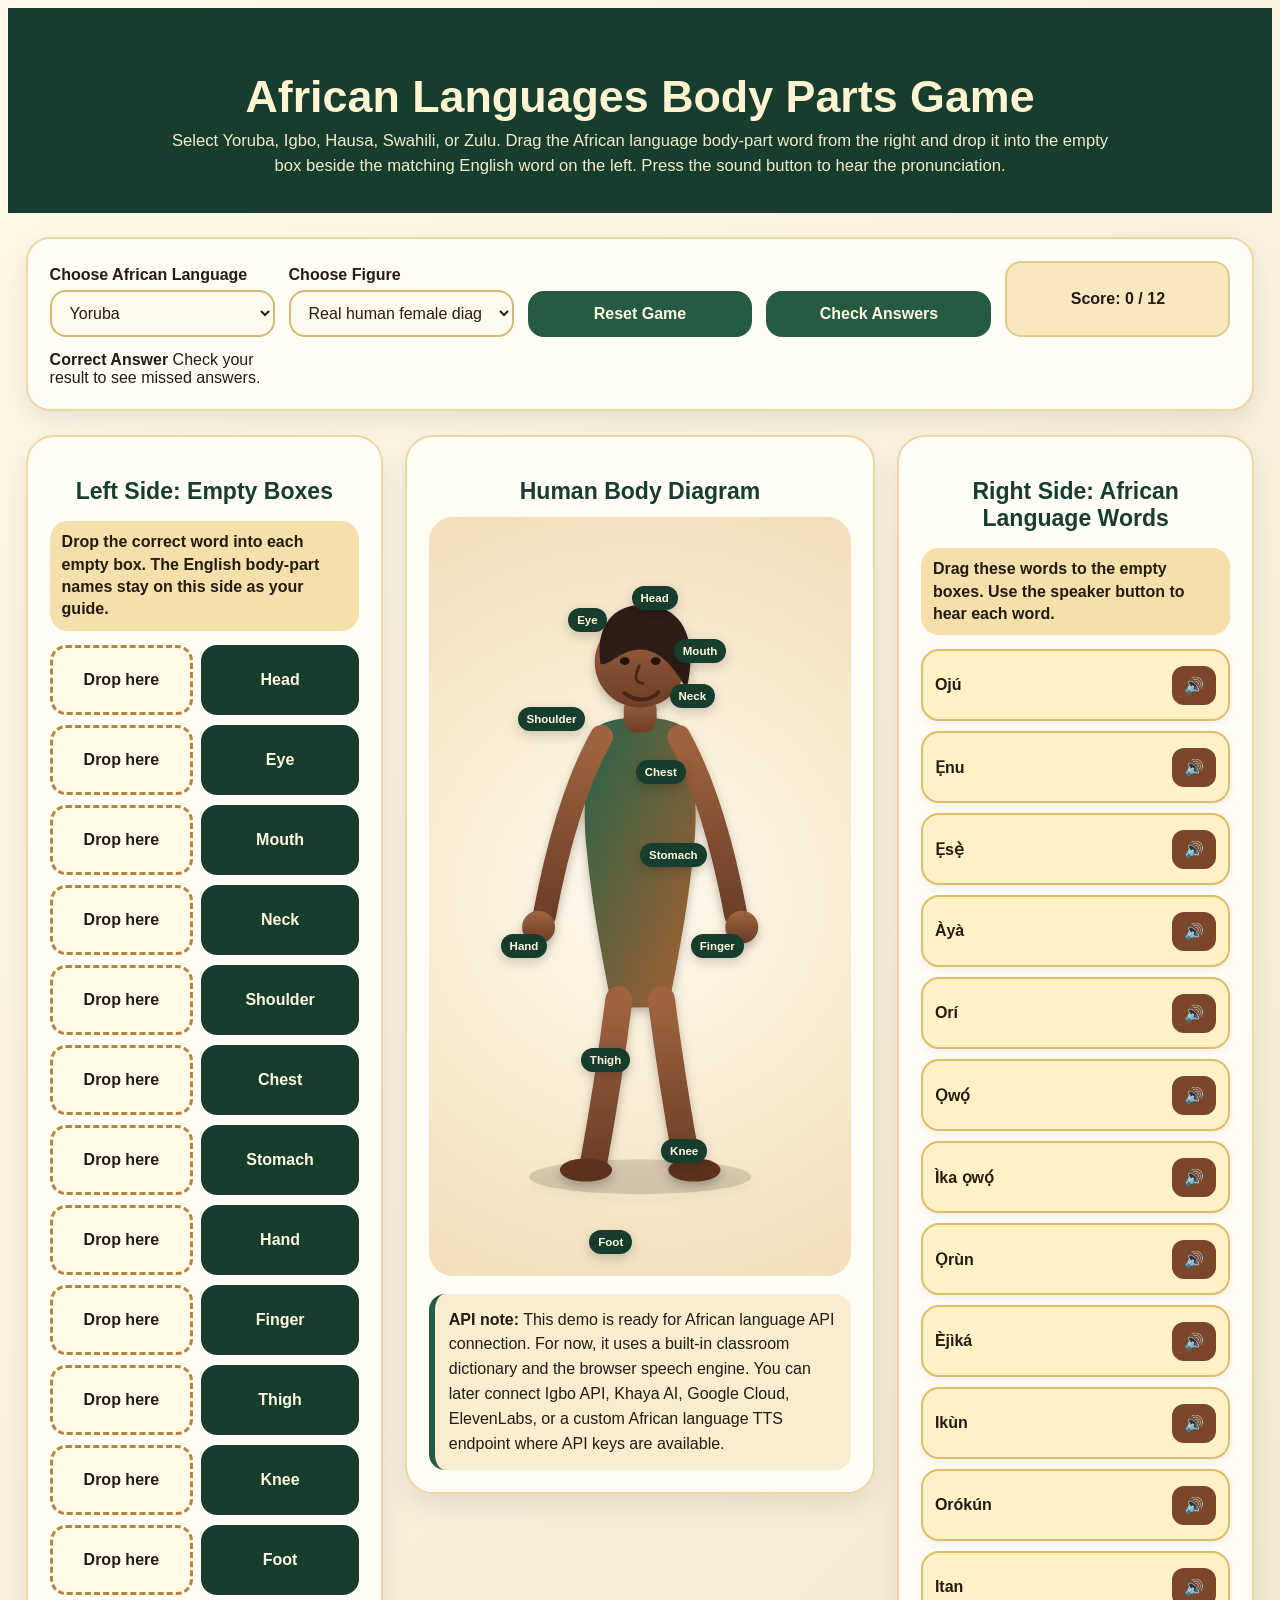
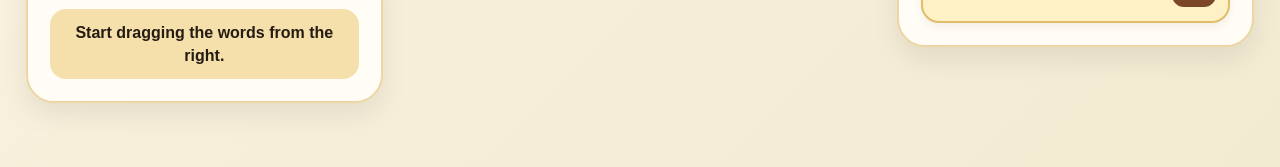
<file: Frontend/index.html>
<!DOCTYPE html>
<html lang="en">
<head>
  <meta charset="UTF-8" />
  <meta name="viewport" content="width=device-width, initial-scale=1.0" />
  <title>African Languages Body Parts Game</title>
<link rel="stylesheet" href="style.css">
  
</head>
<body>
  <header>
    <h1>African Languages Body Parts Game</h1>
    <p>Select Yoruba, Igbo, Hausa, Swahili, or Zulu. Drag the African language body-part word from the right and drop it into the empty box beside the matching English word on the left. Press the sound button to hear the pronunciation.</p>
  </header>

  <main>
    <section class="control-panel">
      <div>
        <label for="languageSelect">Choose African Language</label>
        <select id="languageSelect"></select>
      </div>
      <div>
        <label for="figureSelect">Choose Figure</label>
        <select id="figureSelect">
          <option value="female">Real human female diagram</option>
          <option value="male">Real human male diagram</option>
        </select>
      </div>
      <button id="resetBtn">Reset Game</button>
      <button id="checkBtn">Check Answers</button>
      <div class="score-card" id="scoreCard">Score: 0 / 12</div>
      <div class="correct-answer-card" id="correctAnswerCard">
        <strong>Correct Answer</strong>
        <span>Check your result to see missed answers.</span>
      </div>
    </section>

    <section class="game-layout">
      <aside class="panel">
        <h2>Left Side: Empty Boxes</h2>
        <p class="instruction">Drop the correct word into each empty box. The English body-part names stay on this side as your guide.</p>
        <div class="drop-list" id="dropList"></div>
        <div class="feedback" id="feedback">Start dragging the words from the right.</div>
      </aside>

      <section class="figure-panel">
        <h2>Human Body Diagram</h2>
        <div class="figure-wrap">
          <svg id="humanSvg" viewBox="0 0 420 650" role="img" aria-label="Realistic human body diagram">
            <defs>
              <linearGradient id="skin" x1="0" x2="0" y1="0" y2="1">
                <stop offset="0%" stop-color="#9f643f" />
                <stop offset="100%" stop-color="#6c3e27" />
              </linearGradient>
              <linearGradient id="cloth" x1="0" x2="1" y1="0" y2="1">
                <stop offset="0%" stop-color="#276449" />
                <stop offset="100%" stop-color="#a85f30" />
              </linearGradient>
              <filter id="softShadow" x="-20%" y="-20%" width="140%" height="140%">
                <feDropShadow dx="0" dy="5" stdDeviation="5" flood-color="#000" flood-opacity="0.25" />
              </filter>
            </defs>
            <g id="femaleFigure" filter="url(#softShadow)">
              <ellipse cx="210" cy="615" rx="115" ry="18" fill="#000" opacity="0.13"/>
              <path d="M166 150 C155 185 150 230 154 270 C159 325 169 382 181 440 L239 440 C251 382 261 325 266 270 C270 230 265 185 254 150 C239 137 181 137 166 150 Z" fill="url(#cloth)"/>
              <path d="M170 160 C145 205 125 270 111 345" fill="none" stroke="url(#skin)" stroke-width="24" stroke-linecap="round"/>
              <path d="M250 160 C275 205 295 270 309 345" fill="none" stroke="url(#skin)" stroke-width="24" stroke-linecap="round"/>
              <circle cx="105" cy="357" r="17" fill="url(#skin)"/>
              <circle cx="315" cy="357" r="17" fill="url(#skin)"/>
              <path d="M188 432 C181 487 172 545 162 600" fill="none" stroke="url(#skin)" stroke-width="28" stroke-linecap="round"/>
              <path d="M232 432 C239 487 248 545 258 600" fill="none" stroke="url(#skin)" stroke-width="28" stroke-linecap="round"/>
              <ellipse cx="154" cy="608" rx="27" ry="12" fill="#5d321f"/>
              <ellipse cx="266" cy="608" rx="27" ry="12" fill="#5d321f"/>
              <rect x="193" y="118" width="34" height="38" rx="14" fill="url(#skin)"/>
              <circle cx="210" cy="83" r="47" fill="url(#skin)"/>
              <path d="M169 85 C162 38 191 18 225 25 C254 31 270 59 258 111 C246 90 231 70 210 70 C190 70 177 88 169 85 Z" fill="#2f1e18"/>
              <ellipse cx="194" cy="82" rx="5" ry="4" fill="#1a120e"/>
              <ellipse cx="226" cy="82" rx="5" ry="4" fill="#1a120e"/>
              <path d="M209 87 C204 98 204 104 213 105" fill="none" stroke="#4a2518" stroke-width="3" stroke-linecap="round"/>
              <path d="M194 115 C204 124 220 124 229 114" fill="none" stroke="#4a2518" stroke-width="4" stroke-linecap="round"/>
            </g>
            <g id="maleFigure" filter="url(#softShadow)" style="display:none">
              <ellipse cx="210" cy="615" rx="115" ry="18" fill="#000" opacity="0.13"/>
              <path d="M155 150 C145 210 150 305 169 438 L251 438 C270 305 275 210 265 150 C240 135 180 135 155 150 Z" fill="url(#cloth)"/>
              <path d="M162 165 C135 220 115 280 103 348" fill="none" stroke="url(#skin)" stroke-width="28" stroke-linecap="round"/>
              <path d="M258 165 C285 220 305 280 317 348" fill="none" stroke="url(#skin)" stroke-width="28" stroke-linecap="round"/>
              <circle cx="98" cy="360" r="18" fill="url(#skin)"/>
              <circle cx="322" cy="360" r="18" fill="url(#skin)"/>
              <path d="M186 435 C181 490 174 545 166 600" fill="none" stroke="url(#skin)" stroke-width="31" stroke-linecap="round"/>
              <path d="M234 435 C239 490 246 545 254 600" fill="none" stroke="url(#skin)" stroke-width="31" stroke-linecap="round"/>
              <ellipse cx="158" cy="608" rx="30" ry="12" fill="#5d321f"/>
              <ellipse cx="262" cy="608" rx="30" ry="12" fill="#5d321f"/>
              <rect x="191" y="118" width="38" height="38" rx="14" fill="url(#skin)"/>
              <circle cx="210" cy="82" r="48" fill="url(#skin)"/>
              <path d="M165 72 C174 31 198 18 230 26 C256 33 269 55 260 81 C238 65 190 63 165 72 Z" fill="#20140f"/>
              <ellipse cx="194" cy="82" rx="5" ry="4" fill="#1a120e"/>
              <ellipse cx="226" cy="82" rx="5" ry="4" fill="#1a120e"/>
              <path d="M209 88 C204 100 205 106 214 106" fill="none" stroke="#4a2518" stroke-width="3" stroke-linecap="round"/>
              <path d="M194 114 C204 122 220 122 229 113" fill="none" stroke="#4a2518" stroke-width="4" stroke-linecap="round"/>
            </g>
          </svg>
          <span class="callout" style="left:48%; top:9%;">Head</span>
          <span class="callout" style="left:33%; top:12%;">Eye</span>
          <span class="callout" style="left:58%; top:16%;">Mouth</span>
          <span class="callout" style="left:57%; top:22%;">Neck</span>
          <span class="callout" style="left:21%; top:25%;">Shoulder</span>
          <span class="callout" style="left:49%; top:32%;">Chest</span>
          <span class="callout" style="left:50%; top:43%;">Stomach</span>
          <span class="callout" style="left:17%; top:55%;">Hand</span>
          <span class="callout" style="left:62%; top:55%;">Finger</span>
          <span class="callout" style="left:36%; top:70%;">Thigh</span>
          <span class="callout" style="left:55%; top:82%;">Knee</span>
          <span class="callout" style="left:38%; top:94%;">Foot</span>
        </div>
        <div class="api-note">
          <strong>API note:</strong> This demo is ready for African language API connection. For now, it uses a built-in classroom dictionary and the browser speech engine. You can later connect Igbo API, Khaya AI, Google Cloud, ElevenLabs, or a custom African language TTS endpoint where API keys are available.
        </div>
      </section>

      <aside class="panel">
        <h2>Right Side: African Language Words</h2>
        <p class="instruction">Drag these words to the empty boxes. Use the speaker button to hear each word.</p>
        <div class="word-bank" id="wordBank"></div>
      </aside>
    </section>
  </main>

 <script src="./index.js"></script>
</body>
</html>
</file>
<file: Frontend/style.css>
<style>
    * { box-sizing: border-box; margin: 0; padding: 0; }

    body {
      font-family: "Segoe UI", Arial, sans-serif;
      background: linear-gradient(135deg, #fff8e8, #f3ead2);
      color: #241b12;
      min-height: 100vh;
      overflow-x: hidden;
    }

    header {
      background: #173d2f;
      color: #fff4d1;
      padding: clamp(18px, 3vw, 34px) 20px;
      text-align: center;
    }

    header h1 {
      font-size: clamp(1.5rem, 3.5vw, 3.4rem);
      margin-bottom: 8px;
      line-height: 1.1;
    }

    header p {
      font-size: clamp(0.95rem, 1.3vw, 1.2rem);
      opacity: 0.95;
      max-width: 950px;
      margin: 0 auto;
      line-height: 1.5;
    }

    main {
      width: min(96vw, 1500px);
      margin: 24px auto;
      padding: 0 12px 40px;
    }

    .control-panel {
      background: #fffdf6;
      border: 2px solid #ecd7a3;
      border-radius: 24px;
      padding: clamp(14px, 2vw, 22px);
      display: grid;
      grid-template-columns: repeat(5, minmax(160px, 1fr));
      gap: 14px;
      align-items: end;
      box-shadow: 0 10px 24px rgba(0,0,0,0.08);
      margin-bottom: 24px;
    }

    label { font-weight: 800; display: block; margin-bottom: 6px; }

    select, button {
      width: 100%;
      border: 2px solid #d8b86f;
      border-radius: 16px;
      padding: 12px 14px;
      font-size: 1rem;
      background: #fffaf0;
      color: #241b12;
    }

    button {
      background: #245b42;
      color: #fff8df;
      border-color: #245b42;
      cursor: pointer;
      font-weight: 800;
      transition: transform 0.15s ease, background 0.15s ease;
    }

    button:hover { transform: translateY(-1px); background: #c86b37; border-color: #c86b37; }

    .score-card {
      background: #f9e8bf;
      padding: 12px 14px;
      border-radius: 16px;
      font-weight: 800;
      text-align: center;
      border: 2px solid #e1c987;
      min-height: 48px;
      display: flex;
      align-items: center;
      justify-content: center;
    }

    .game-layout {
      display: grid;
      grid-template-columns: minmax(280px, 0.95fr) minmax(360px, 1.25fr) minmax(280px, 0.95fr);
      gap: clamp(14px, 1.7vw, 24px);
      align-items: start;
    }

    .panel, .figure-panel {
      background: #fffdf6;
      border: 2px solid #ecd7a3;
      border-radius: 28px;
      padding: clamp(14px, 1.8vw, 22px);
      box-shadow: 0 12px 28px rgba(0,0,0,0.08);
    }

    .panel h2, .figure-panel h2 {
      text-align: center;
      margin-bottom: 12px;
      color: #173d2f;
      font-size: clamp(1.15rem, 1.8vw, 1.55rem);
    }

    .instruction {
      background: #f5dfaa;
      border-radius: 18px;
      padding: 10px 12px;
      margin-bottom: 14px;
      line-height: 1.4;
      font-weight: 650;
    }

    .drop-list, .word-bank { display: grid; gap: 10px; }

    .drop-row {
      display: grid;
      grid-template-columns: minmax(120px, 1fr) minmax(120px, 1.1fr);
      gap: 8px;
      align-items: stretch;
    }

    .empty-box {
      min-height: 48px;
      border: 3px dashed #b48738;
      background: #fff9e8;
      border-radius: 16px;
      display: flex;
      align-items: center;
      justify-content: center;
      padding: 8px;
      font-weight: 800;
      text-align: center;
      transition: 0.15s ease;
      line-height: 1.25;
      flex-direction: column;
      gap: 3px;
    }

    .empty-box.over { background: #e4f1df; border-color: #245b42; }
    .empty-box.correct { background: #dff1d9; border-style: solid; border-color: #2d7b42; }
    .empty-box.wrong { background: #ffe0d6; border-style: solid; border-color: #c54b33; }

    .answer-hint {
      display: block;
      margin-top: 3px;
      font-size: 0.78rem;
      font-weight: 800;
      color: #7b2517;
    }

    .english-label {
      background: #173d2f;
      color: #fff8df;
      border-radius: 16px;
      padding: 11px 10px;
      font-weight: 800;
      text-align: center;
      display: flex;
      align-items: center;
      justify-content: center;
    }

    .word-card {
      display: grid;
      grid-template-columns: 1fr auto;
      gap: 8px;
      align-items: center;
      background: #fff1c6;
      border: 2px solid #e0bd68;
      border-radius: 18px;
      padding: 10px 12px;
      cursor: grab;
      font-weight: 850;
      user-select: none;
      box-shadow: 0 4px 10px rgba(0,0,0,0.06);
      min-height: 48px;
    }

    .word-card:active { cursor: grabbing; }
    .word-card.used { opacity: 0.35; pointer-events: none; }

    .sound-btn {
      width: auto;
      min-width: 44px;
      padding: 8px 10px;
      border-radius: 12px;
      background: #7b4728;
      border-color: #7b4728;
      color: white;
    }

    .figure-wrap {
      position: relative;
      background: radial-gradient(circle at center, #fff9ed 0%, #f2dfb9 100%);
      border-radius: 24px;
      padding: 8px;
      min-height: clamp(520px, 58vw, 760px);
      overflow: hidden;
    }

    svg {
      width: 100%;
      height: clamp(520px, 58vw, 760px);
      display: block;
    }

    .callout {
      position: absolute;
      background: #173d2f;
      color: #fff8df;
      padding: 6px 9px;
      border-radius: 999px;
      font-size: clamp(0.68rem, 0.9vw, 0.86rem);
      font-weight: 800;
      box-shadow: 0 4px 12px rgba(0,0,0,0.18);
      white-space: nowrap;
    }

    .api-note {
      margin-top: 18px;
      background: #f8edcf;
      border-left: 6px solid #245b42;
      padding: 14px;
      border-radius: 16px;
      line-height: 1.55;
    }

    .feedback {
      margin-top: 14px;
      padding: 12px;
      border-radius: 16px;
      background: #f5dfaa;
      font-weight: 800;
      text-align: center;
      line-height: 1.45;
    }

    @media (min-width: 1400px) {
      main { width: min(94vw, 1650px); }
      .game-layout {
        grid-template-columns: minmax(330px, 0.9fr) minmax(520px, 1.35fr) minmax(330px, 0.9fr);
      }
      .drop-list, .word-bank { gap: 12px; }
      .empty-box, .word-card { min-height: 54px; }
    }

    @media (max-width: 1100px) {
      .control-panel {
        grid-template-columns: repeat(2, minmax(220px, 1fr));
      }
      .game-layout {
        grid-template-columns: 1fr;
      }
      .figure-panel {
        order: -1;
      }
      .figure-wrap {
        min-height: 560px;
      }
      svg {
        height: 560px;
      }
    }

    @media (max-width: 640px) {
      main {
        width: 100%;
        padding: 0 10px 30px;
        margin-top: 14px;
      }
      header {
        padding: 18px 14px;
      }
      .control-panel {
        grid-template-columns: 1fr;
        border-radius: 18px;
      }
      .panel, .figure-panel {
        border-radius: 20px;
        padding: 13px;
      }
      .drop-row {
        grid-template-columns: 1fr;
      }
      .english-label {
        order: -1;
        min-height: 42px;
      }
      .empty-box {
        min-height: 50px;
      }
      .figure-wrap {
        min-height: 440px;
        padding: 4px;
      }
      svg {
        height: 440px;
      }
      .callout {
        font-size: 0.65rem;
        padding: 5px 7px;
      }
      .api-note {
        font-size: 0.9rem;
      }
    }

    @media (max-width: 420px) {
      svg { height: 390px; }
      .figure-wrap { min-height: 390px; }
      .callout { transform: scale(0.9); transform-origin: left center; }
    }
  </style>
</file>
